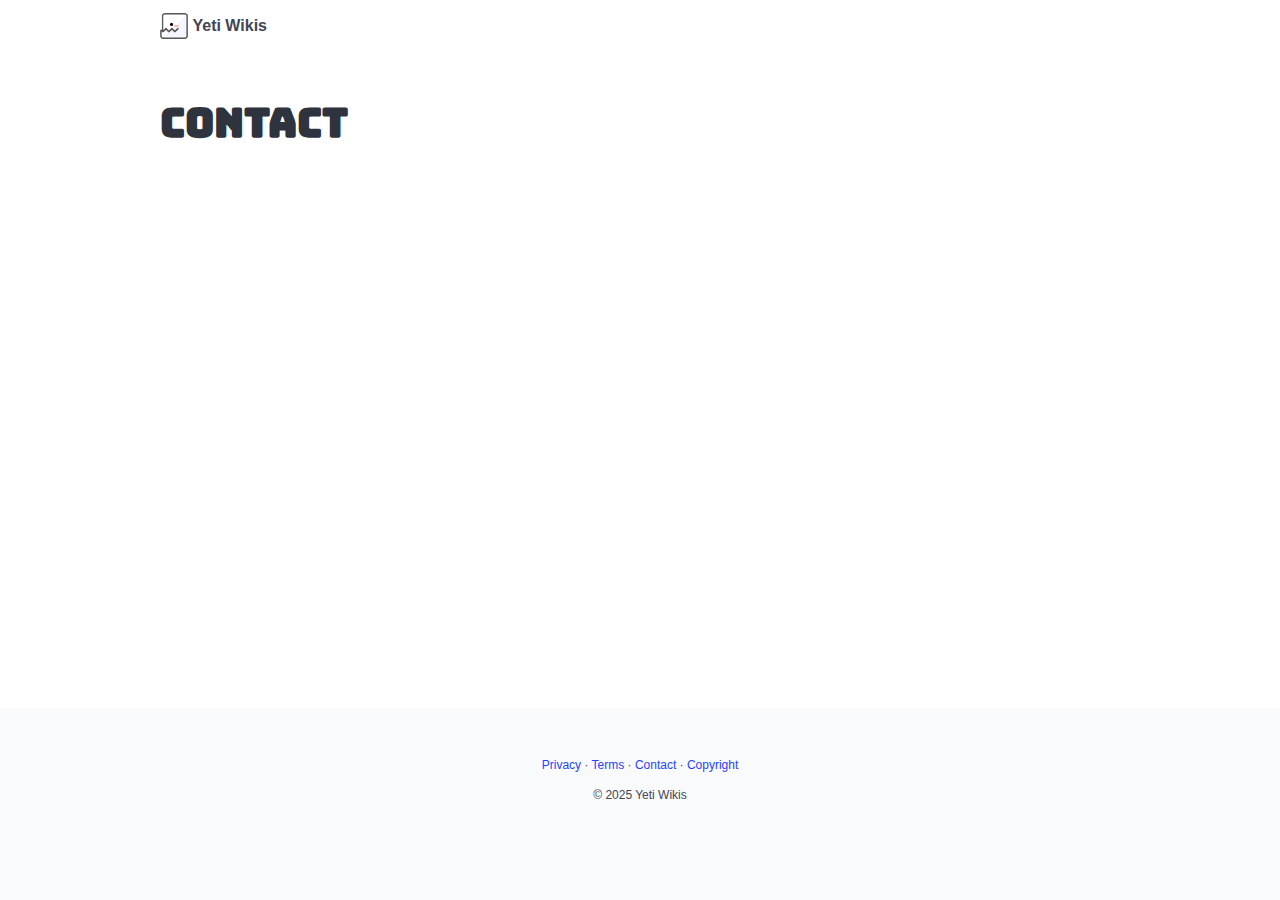
<file: contact/index.html>
<!DOCTYPE html>
<html lang="en">

<head>
  <title>Contact - Yeti Wikis</title>
  <meta name="viewport" content="width=device-width, initial-scale=1" />
  <link rel="apple-touch-icon" sizes="180x180" href="../static/apple-touch-icon.png">
  <link rel="icon" type="image/png" sizes="32x32" href="../static/favicon-32x32.png">
  <link rel="icon" type="image/png" sizes="16x16" href="../static/favicon-16x16.png">
  <link href="../static/bulma.min.css" rel="stylesheet" type="text/css" />
  <link href="../static/base.css" rel="stylesheet" type="text/css" />
  <link href="https://fonts.googleapis.com/css?family=Bungee:400" rel="stylesheet">
</head>

<body>
  <nav class="navbar" role="navigation" aria-label="main navigation">
    <div class="container is-max-desktop">
      <div class="navbar-brand">
        <a class="navbar-item" href="/">
          <img src="../static/icon-medium.png" alt="Yeti Wikis" width="28" height="28" />
          <strong>&nbsp;Yeti Wikis</strong>
        </a>
      </div>
    </div>
  </nav>

  <div id="content">
    <section class="section">
      <div class="container is-max-desktop">
        <h1 class="title is-2">Contact</h1>
        <div class="content">
          <iframe data-tally-src="https://tally.so/embed/rjK7Kv?alignLeft=1&hideTitle=1&dynamicHeight=1" loading="lazy" width="100%" height="411" frameborder="0" marginheight="0" marginwidth="0" title="Contact"></iframe><script>var d=document,w="https://tally.so/widgets/embed.js",v=function(){"undefined"!=typeof Tally?Tally.loadEmbeds():d.querySelectorAll("iframe[data-tally-src]:not([src])").forEach((function(e){e.src=e.dataset.tallySrc}))};if("undefined"!=typeof Tally)v();else if(d.querySelector('script[src="'+w+'"]')==null){var s=d.createElement("script");s.src=w,s.onload=v,s.onerror=v,d.body.appendChild(s);}</script>
        </div>
      </div>
    </section>
  </div>

  <footer class="footer">
    <div class="content has-text-centered is-size-7">
      <p>
        <a href="/privacy">Privacy</a> &middot;
        <a href="/terms">Terms</a> &middot;
        <a href="/contact">Contact</a> &middot;
        <a href="/copyright">Copyright</a>
      </p>
      <p class="is-size-7">
        &copy; 2025 Yeti Wikis
      </p>
    </div>
  </footer>
</body>
</html>
</file>
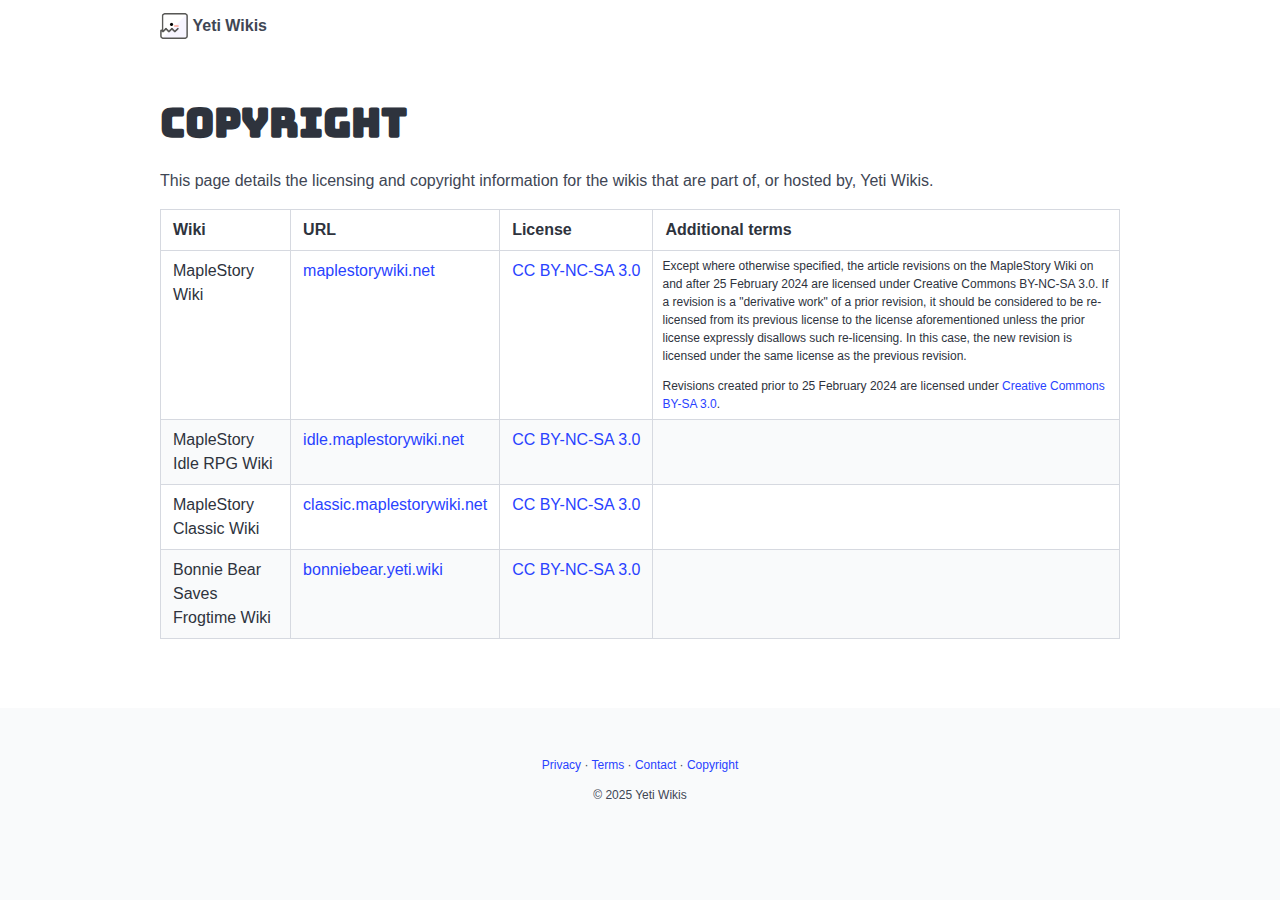
<file: copyright/index.html>
<!DOCTYPE html>
<html lang="en">

<head>
  <title>Copyright - Yeti Wikis</title>
  <meta name="viewport" content="width=device-width, initial-scale=1" />
  <link rel="apple-touch-icon" sizes="180x180" href="../static/apple-touch-icon.png">
  <link rel="icon" type="image/png" sizes="32x32" href="../static/favicon-32x32.png">
  <link rel="icon" type="image/png" sizes="16x16" href="../static/favicon-16x16.png">
  <link href="../static/bulma.min.css" rel="stylesheet" type="text/css" />
  <link href="../static/base.css" rel="stylesheet" type="text/css" />
  <link href="https://fonts.googleapis.com/css?family=Bungee:400" rel="stylesheet">
</head>

<body>
  <nav class="navbar" role="navigation" aria-label="main navigation">
    <div class="container is-max-desktop">
      <div class="navbar-brand">
        <a class="navbar-item" href="/">
          <img src="../static/icon-medium.png" alt="Yeti Wikis" width="28" height="28" />
          <strong>&nbsp;Yeti Wikis</strong>
        </a>
      </div>
    </div>
  </nav>

  <div id="content">
    <section class="section">
      <div class="container is-max-desktop">
        <h1 class="title is-2">Copyright</h1>
        <div class="content">
          <p>This page details the licensing and copyright information for the wikis that are part of, or hosted by, Yeti Wikis.</p>
          <div class="table-container">
            <table class="table is-bordered is-striped is-fullwidth">
              <thead>
                <tr>
                  <th>Wiki</th>
                  <th>URL</th>
                  <th style="white-space: nowrap;">License</th>
                  <th>Additional terms</th>
                </tr>
              </thead>
              <tbody>
                <tr>
                  <td>MapleStory Wiki</td>
                  <td><a href="https://maplestorywiki.net">maplestorywiki.net</a></td>
                  <td style="white-space: nowrap;"><a href="https://creativecommons.org/licenses/by-nc-sa/3.0/">CC BY-NC-SA 3.0</a></td>
                  <td class="is-size-7">
                    <p>Except where otherwise specified, the article revisions on the MapleStory Wiki on and after 25 February 2024 are licensed under Creative Commons BY-NC-SA 3.0. If a revision is a "derivative work" of a prior revision, it should be considered to be re-licensed from its previous license to the license aforementioned unless the prior license expressly disallows such re-licensing. In this case, the new revision is licensed under the same license as the previous revision.</p>
                    <p>Revisions created prior to 25 February 2024 are licensed under <a href="https://creativecommons.org/licenses/by-sa/3.0/">Creative Commons BY-SA 3.0</a>.</p>
                  </td>
                </tr>
                <tr>
                  <td>MapleStory Idle RPG Wiki</td>
                  <td><a href="https://idle.maplestorywiki.net">idle.maplestorywiki.net</a></td>
                  <td style="white-space: nowrap;"><a href="https://creativecommons.org/licenses/by-nc-sa/3.0/">CC BY-NC-SA 3.0</a></td>
                  <td></td>
                </tr>
                <tr>
                  <td>MapleStory Classic Wiki</td>
                  <td><a href="https://classic.maplestorywiki.net">classic.maplestorywiki.net</a></td>
                  <td style="white-space: nowrap;"><a href="https://creativecommons.org/licenses/by-nc-sa/3.0/">CC BY-NC-SA 3.0</a></td>
                  <td></td>
                </tr>
                <tr>
                  <td>Bonnie Bear Saves Frogtime Wiki</td>
                  <td><a href="https://bonniebear.yeti.wiki">bonniebear.yeti.wiki</a></td>
                  <td style="white-space: nowrap;"><a href="https://creativecommons.org/licenses/by-nc-sa/3.0/">CC BY-NC-SA 3.0</a></td>
                  <td></td>
                </tr>
              </tbody>
            </table>
          </div>
        </div>
      </div>
    </section>
  </div>

  <footer class="footer">
    <div class="content has-text-centered is-size-7">
      <p>
        <a href="/privacy">Privacy</a> &middot;
        <a href="/terms">Terms</a> &middot;
        <a href="/contact">Contact</a> &middot;
        <a href="/copyright">Copyright</a>
      </p>
      <p class="is-size-7">
        &copy; 2025 Yeti Wikis
      </p>
    </div>
  </footer>
</body>
</html>
</file>
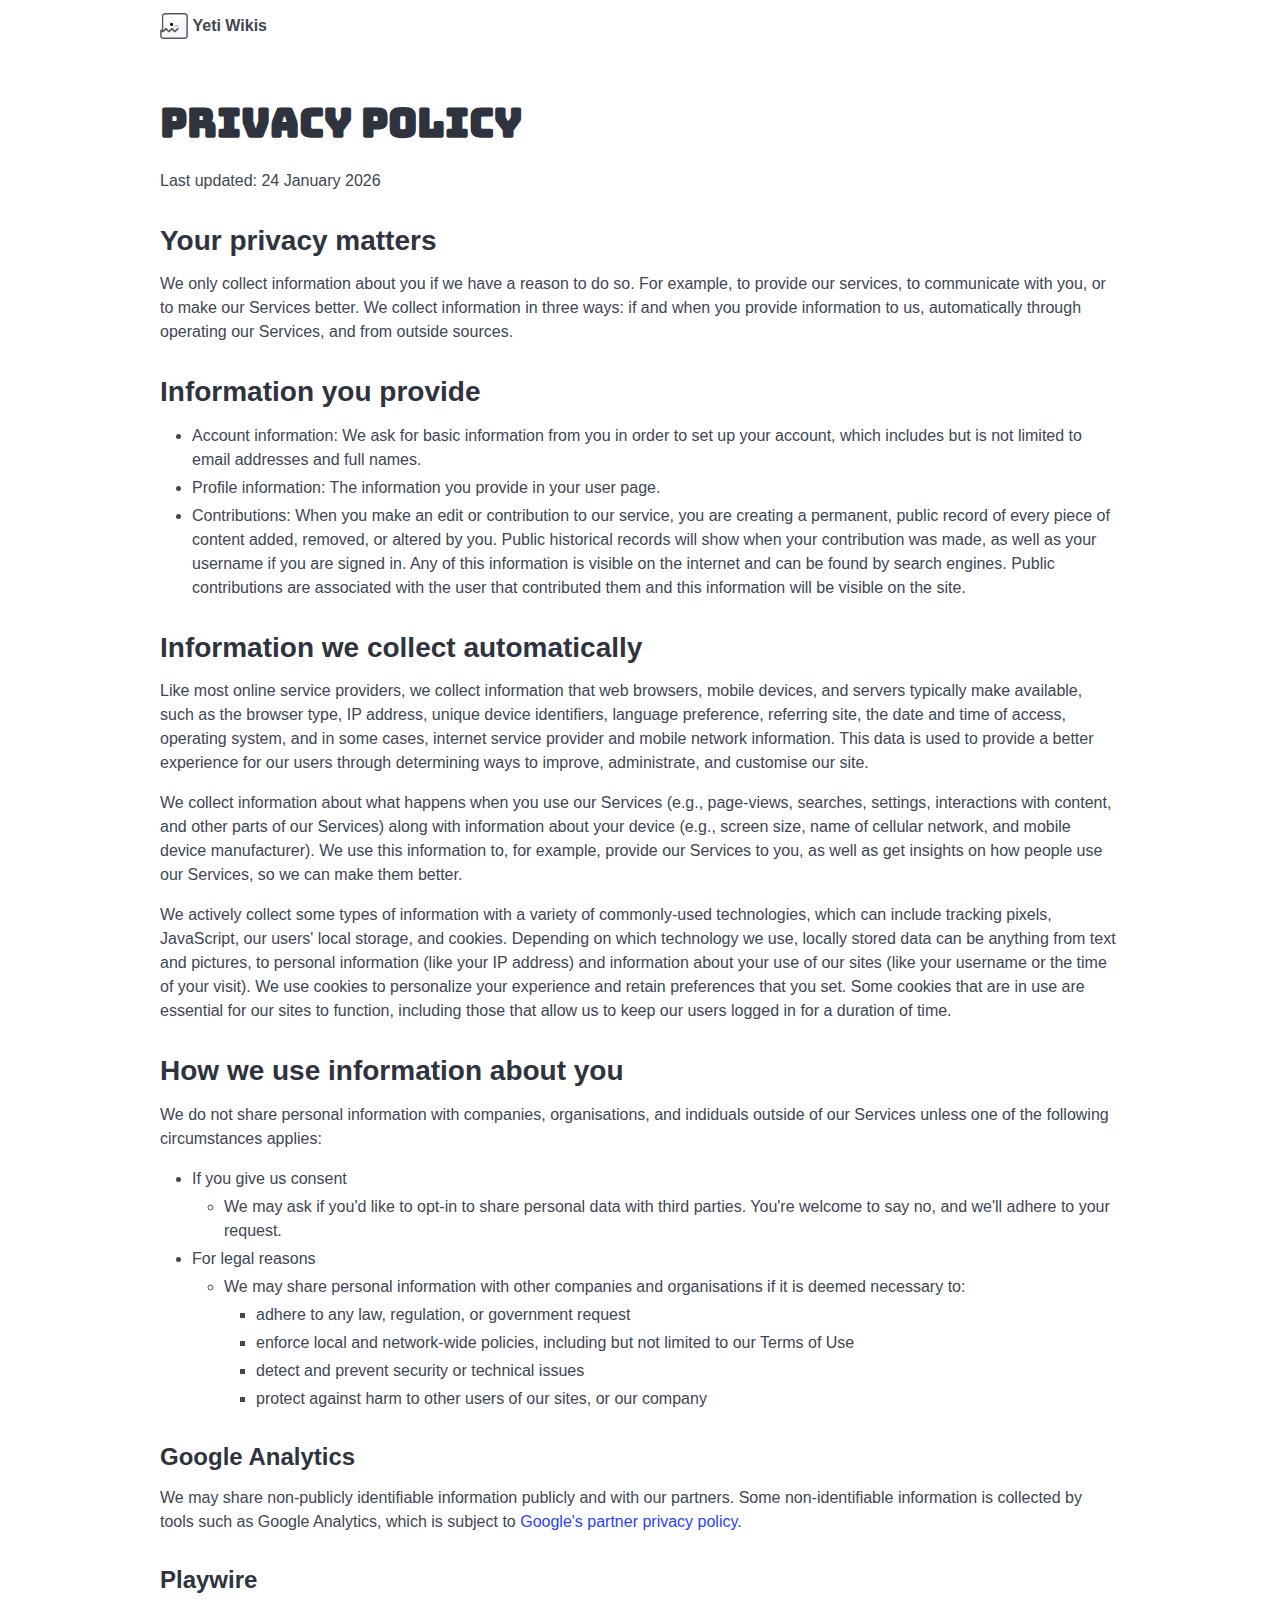
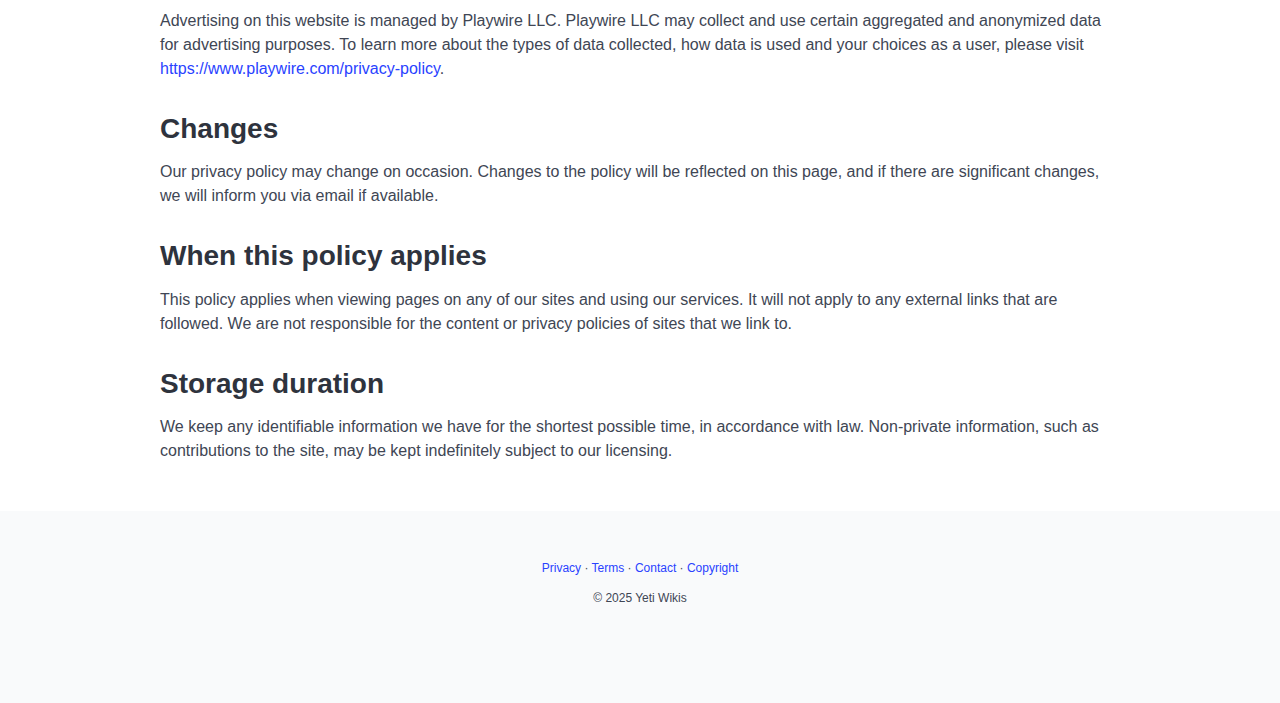
<file: privacy/index.html>
<!DOCTYPE html>
<html lang="en">

<head>
  <title>Privacy Policy - Yeti Wikis</title>
  <meta name="viewport" content="width=device-width, initial-scale=1" />
  <link rel="apple-touch-icon" sizes="180x180" href="../static/apple-touch-icon.png">
  <link rel="icon" type="image/png" sizes="32x32" href="../static/favicon-32x32.png">
  <link rel="icon" type="image/png" sizes="16x16" href="../static/favicon-16x16.png">
  <link href="../static/bulma.min.css" rel="stylesheet" type="text/css" />
  <link href="../static/base.css" rel="stylesheet" type="text/css" />
  <link href="https://fonts.googleapis.com/css?family=Bungee:400" rel="stylesheet">
</head>

<body>
  <nav class="navbar" role="navigation" aria-label="main navigation">
    <div class="container is-max-desktop">
      <div class="navbar-brand">
        <a class="navbar-item" href="/">
          <img src="../static/icon-medium.png" alt="Yeti Wikis" width="28" height="28" />
          <strong>&nbsp;Yeti Wikis</strong>
        </a>
      </div>
    </div>
  </nav>

  <div id="content">
    <section class="section">
      <div class="container is-max-desktop">
        <h1 class="title is-2">Privacy Policy</h1>
        <div class="content">
          <p>Last updated: 24 January 2026</p>

          <h2>Your privacy matters</h2>
          <p>We only collect information about you if we have a reason to do so. For example, to provide our services, to communicate with you, or to make our Services better. We collect information in three ways: if and when you provide information to us, automatically through operating our Services, and from outside sources.</p>

          <h2>Information you provide</h2>
          <ul>
            <li>Account information: We ask for basic information from you in order to set up your account, which includes but is not limited to email addresses and full names.</li>
            <li>Profile information: The information you provide in your user page.</li>
            <li>Contributions: When you make an edit or contribution to our service, you are creating a permanent, public record of every piece of content added, removed, or altered by you. Public historical records will show when your contribution was made, as well as your username if you are signed in. Any of this information is visible on the internet and can be found by search engines. Public contributions are associated with the user that contributed them and this information will be visible on the site.</li>
          </ul>

          <h2>Information we collect automatically</h2>
          <p>Like most online service providers, we collect information that web browsers, mobile devices, and servers typically make available, such as the browser type, IP address, unique device identifiers, language preference, referring site, the date and time of access, operating system, and in some cases, internet service provider and mobile network information. This data is used to provide a better experience for our users through determining ways to improve, administrate, and customise our site.</p>
          <p>We collect information about what happens when you use our Services (e.g., page-views, searches, settings, interactions with content, and other parts of our Services) along with information about your device (e.g., screen size, name of cellular network, and mobile device manufacturer). We use this information to, for example, provide our Services to you, as well as get insights on how people use our Services, so we can make them better.</p>
          <p>We actively collect some types of information with a variety of commonly-used technologies, which can include tracking pixels, JavaScript, our users' local storage, and cookies. Depending on which technology we use, locally stored data can be anything from text and pictures, to personal information (like your IP address) and information about your use of our sites (like your username or the time of your visit). We use cookies to personalize your experience and retain preferences that you set. Some cookies that are in use are essential for our sites to function, including those that allow us to keep our users logged in for a duration of time.</p>

          <h2>How we use information about you</h2>
          <p>We do not share personal information with companies, organisations, and indiduals outside of our Services unless one of the following circumstances applies:</p>
          <ul>
            <li>If you give us consent
              <ul>
                <li>We may ask if you'd like to opt-in to share personal data with third parties. You're welcome to say no, and we'll adhere to your request.</li>
              </ul>
            </li>
            <li>For legal reasons
              <ul>
                <li>We may share personal information with other companies and organisations if it is deemed necessary to:
                  <ul>
                    <li>adhere to any law, regulation, or government request</li>
                    <li>enforce local and network-wide policies, including but not limited to our Terms of Use</li>
                    <li>detect and prevent security or technical issues</li>
                    <li>protect against harm to other users of our sites, or our company</li>
                  </ul>
                </li>
              </ul>
            </li>
          </ul>

          <h3>Google Analytics</h3>
          <p>We may share non-publicly identifiable information publicly and with our partners. Some non-identifiable information is collected by tools such as Google Analytics, which is subject to <a href="https://google.com/policies/privacy/partners/">Google's partner privacy policy</a>.</p>

          <h3>Playwire</h3>
          <p>Advertising on this website is managed by Playwire LLC. Playwire LLC may collect and use certain aggregated and anonymized data for advertising purposes. To learn more about the types of data collected, how data is used and your choices as a user, please visit <a href="https://www.playwire.com/privacy-policy">https://www.playwire.com/privacy-policy</a>.</p>

          <h2>Changes</h2>
          <p>Our privacy policy may change on occasion. Changes to the policy will be reflected on this page, and if there are significant changes, we will inform you via email if available.</p>

          <h2>When this policy applies</h2>
          <p>This policy applies when viewing pages on any of our sites and using our services. It will not apply to any external links that are followed. We are not responsible for the content or privacy policies of sites that we link to.</p>

          <h2>Storage duration</h2>
          <p>We keep any identifiable information we have for the shortest possible time, in accordance with law. Non-private information, such as contributions to the site, may be kept indefinitely subject to our licensing.</p>
        </div>
      </div>
    </section>
  </div>

  <footer class="footer">
    <div class="content has-text-centered is-size-7">
      <p>
        <a href="/privacy">Privacy</a> &middot;
        <a href="/terms">Terms</a> &middot;
        <a href="/contact">Contact</a> &middot;
        <a href="/copyright">Copyright</a>
      </p>
      <p class="is-size-7">
        &copy; 2025 Yeti Wikis
      </p>
    </div>
  </footer>
</body>
</html>
</file>
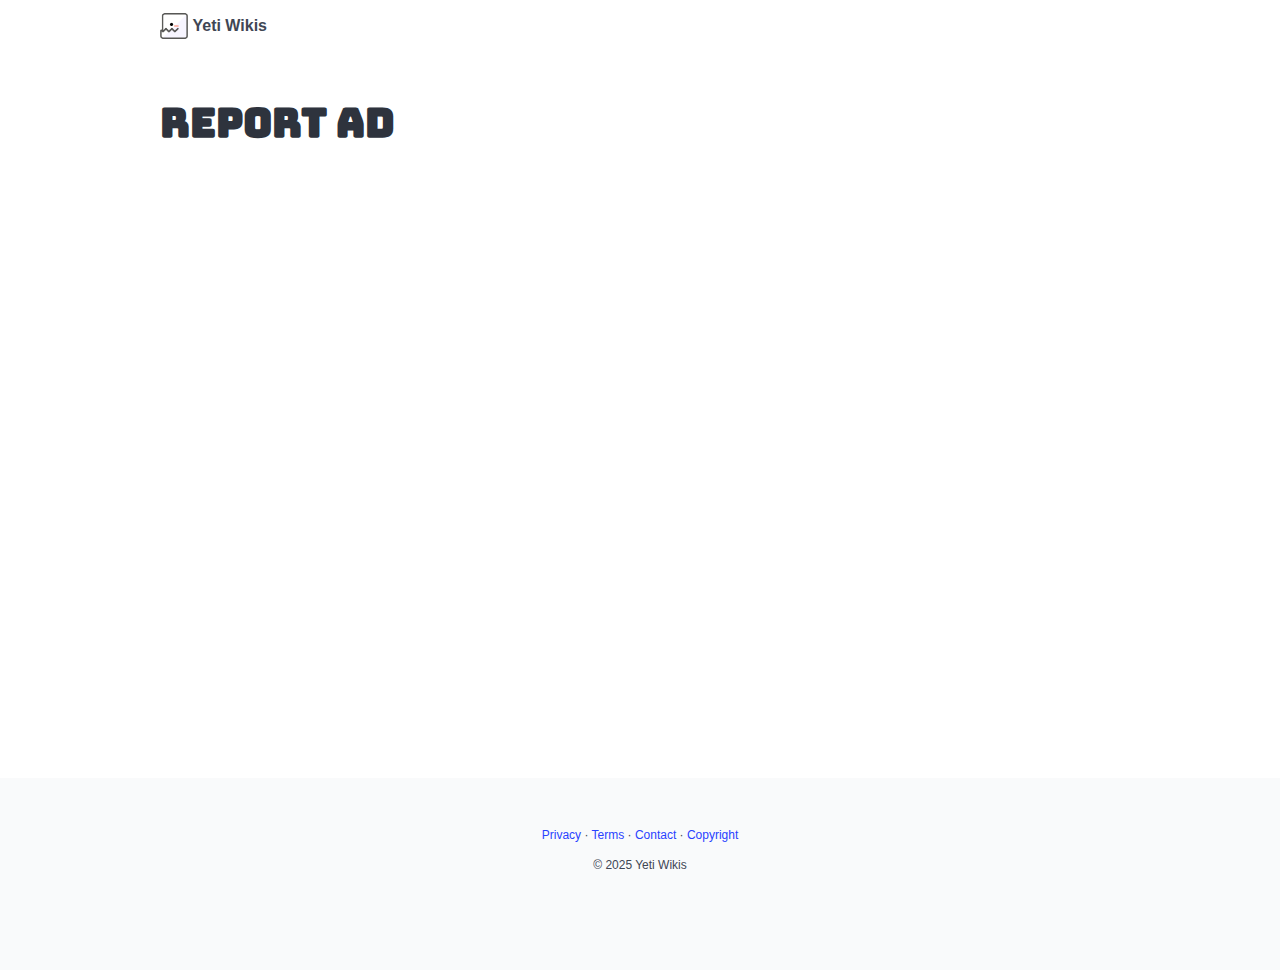
<file: report-ad/index.html>
<!DOCTYPE html>
<html lang="en">

<head>
  <title>Report Ad - Yeti Wikis</title>
  <meta name="viewport" content="width=device-width, initial-scale=1" />
  <link rel="apple-touch-icon" sizes="180x180" href="../static/apple-touch-icon.png">
  <link rel="icon" type="image/png" sizes="32x32" href="../static/favicon-32x32.png">
  <link rel="icon" type="image/png" sizes="16x16" href="../static/favicon-16x16.png">
  <link href="../static/bulma.min.css" rel="stylesheet" type="text/css" />
  <link href="../static/base.css" rel="stylesheet" type="text/css" />
  <link href="https://fonts.googleapis.com/css?family=Bungee:400" rel="stylesheet">
</head>

<body>
  <nav class="navbar" role="navigation" aria-label="main navigation">
    <div class="container is-max-desktop">
      <div class="navbar-brand">
        <a class="navbar-item" href="/">
          <img src="../static/icon-medium.png" alt="Yeti Wikis" width="28" height="28" />
          <strong>&nbsp;Yeti Wikis</strong>
        </a>
      </div>
    </div>
  </nav>

  <div id="content">
    <section class="section">
      <div class="container is-max-desktop">
        <h1 class="title is-2">Report Ad</h1>
        <div class="content">
          <iframe data-tally-src="https://tally.so/embed/q4bOL5?alignLeft=1&hideTitle=1&dynamicHeight=1" loading="lazy" width="100%" height="554" frameborder="0" marginheight="0" marginwidth="0" title="Report ad"></iframe><script>var d=document,w="https://tally.so/widgets/embed.js",v=function(){"undefined"!=typeof Tally?Tally.loadEmbeds():d.querySelectorAll("iframe[data-tally-src]:not([src])").forEach((function(e){e.src=e.dataset.tallySrc}))};if("undefined"!=typeof Tally)v();else if(d.querySelector('script[src="'+w+'"]')==null){var s=d.createElement("script");s.src=w,s.onload=v,s.onerror=v,d.body.appendChild(s);}</script>
        </div>
      </div>
    </section>
  </div>

  <footer class="footer">
    <div class="content has-text-centered is-size-7">
      <p>
        <a href="/privacy">Privacy</a> &middot;
        <a href="/terms">Terms</a> &middot;
        <a href="/contact">Contact</a> &middot;
        <a href="/copyright">Copyright</a>
      </p>
      <p class="is-size-7">
        &copy; 2025 Yeti Wikis
      </p>
    </div>
  </footer>
</body>
</html>
</file>
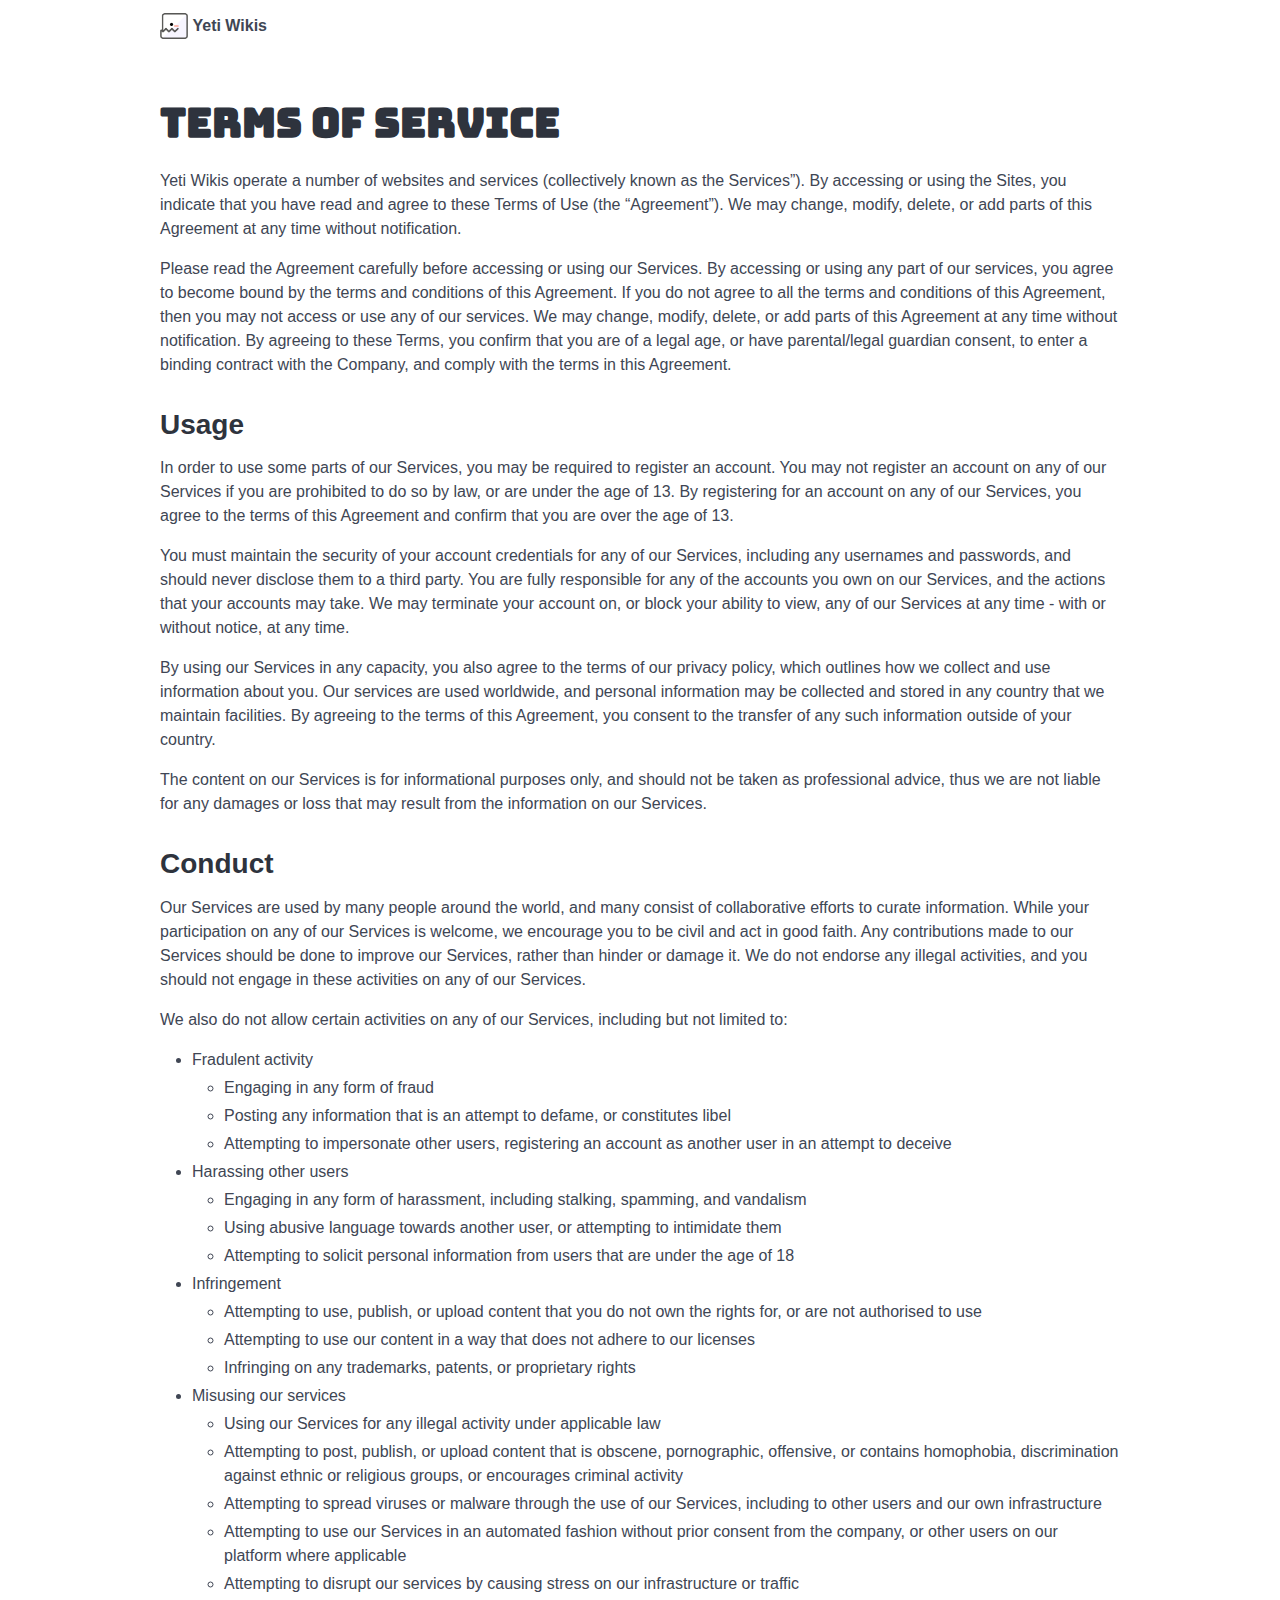
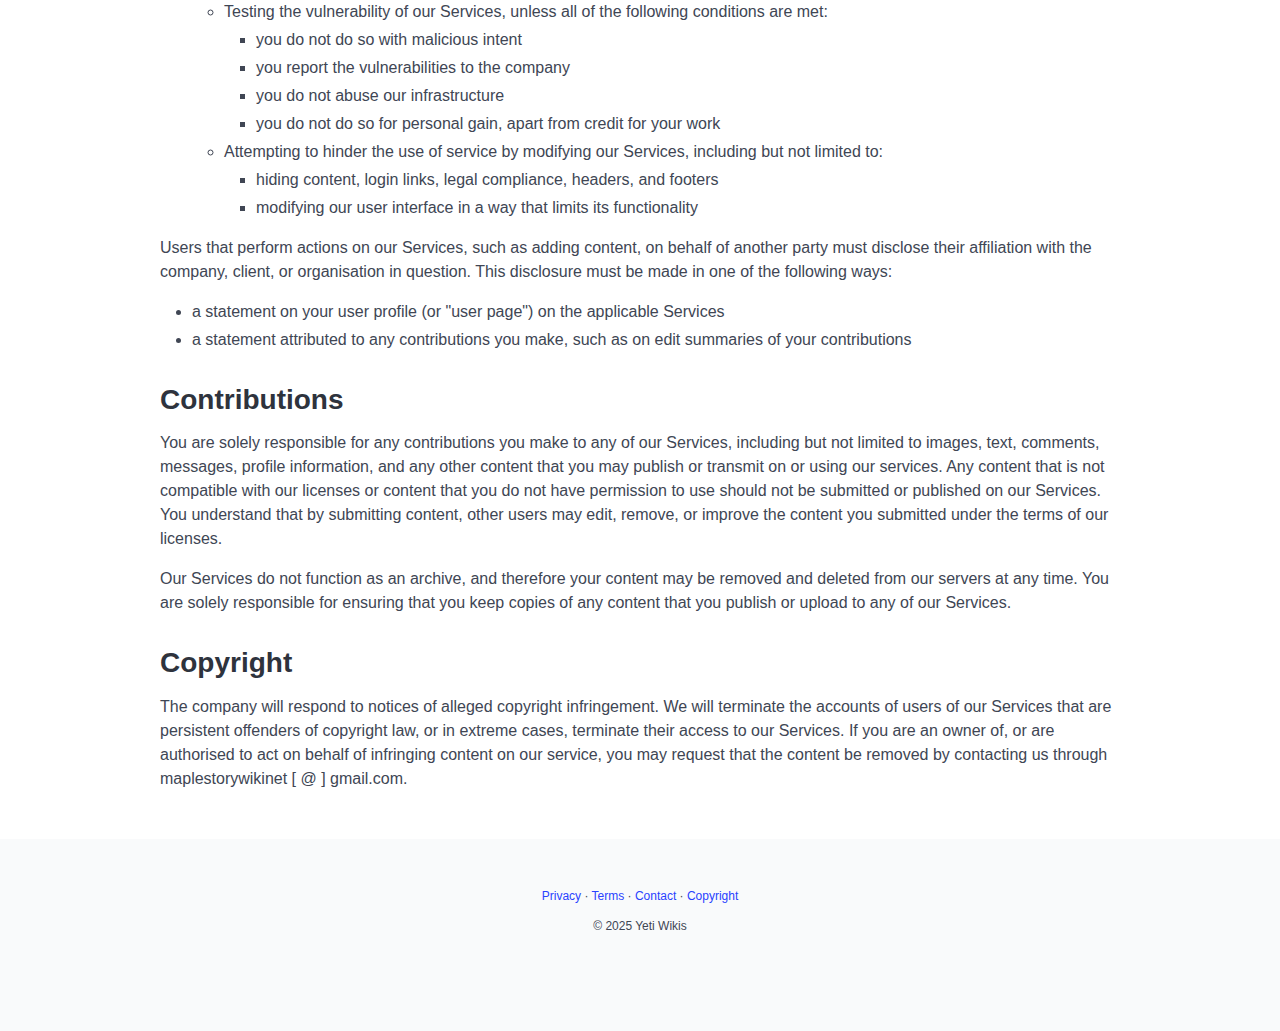
<file: terms/index.html>
<!DOCTYPE html>
<html lang="en">

<head>
  <title>Terms of Service - Yeti Wikis</title>
  <meta name="viewport" content="width=device-width, initial-scale=1" />
  <link rel="apple-touch-icon" sizes="180x180" href="../static/apple-touch-icon.png">
  <link rel="icon" type="image/png" sizes="32x32" href="../static/favicon-32x32.png">
  <link rel="icon" type="image/png" sizes="16x16" href="../static/favicon-16x16.png">
  <link href="../static/bulma.min.css" rel="stylesheet" type="text/css" />
  <link href="../static/base.css" rel="stylesheet" type="text/css" />
  <link href="https://fonts.googleapis.com/css?family=Bungee:400" rel="stylesheet">
</head>

<body>
  <nav class="navbar" role="navigation" aria-label="main navigation">
    <div class="container is-max-desktop">
      <div class="navbar-brand">
        <a class="navbar-item" href="/">
          <img src="../static/icon-medium.png" alt="Yeti Wikis" width="28" height="28" />
          <strong>&nbsp;Yeti Wikis</strong>
        </a>
      </div>
    </div>
  </nav>

  <div id="content">
    <section class="section">
      <div class="container is-max-desktop">
        <h1 class="title is-2">Terms of Service</h1>
        <div class="content">
          <p>Yeti Wikis operate a number of websites and services (collectively known as the Services”). By accessing or using the Sites, you indicate that you have read and agree to these Terms of Use (the “Agreement”). We may change, modify, delete, or add parts of this Agreement at any time without notification.</p>
          <p>Please read the Agreement carefully before accessing or using our Services. By accessing or using any part of our services, you agree to become bound by the terms and conditions of this Agreement. If you do not agree to all the terms and conditions of this Agreement, then you may not access or use any of our services. We may change, modify, delete, or add parts of this Agreement at any time without notification. By agreeing to these Terms, you confirm that you are of a legal age, or have parental/legal guardian consent, to enter a binding contract with the Company, and comply with the terms in this Agreement.</p>

          <h2>Usage</h2>
          <p>In order to use some parts of our Services, you may be required to register an account. You may not register an account on any of our Services if you are prohibited to do so by law, or are under the age of 13. By registering for an account on any of our Services, you agree to the terms of this Agreement and confirm that you are over the age of 13.</p>
          <p>You must maintain the security of your account credentials for any of our Services, including any usernames and passwords, and should never disclose them to a third party. You are fully responsible for any of the accounts you own on our Services, and the actions that your accounts may take. We may terminate your account on, or block your ability to view, any of our Services at any time - with or without notice, at any time.</p>
          <p>By using our Services in any capacity, you also agree to the terms of our privacy policy, which outlines how we collect and use information about you. Our services are used worldwide, and personal information may be collected and stored in any country that we maintain facilities. By agreeing to the terms of this Agreement, you consent to the transfer of any such information outside of your country.</p>
          <p>The content on our Services is for informational purposes only, and should not be taken as professional advice, thus we are not liable for any damages or loss that may result from the information on our Services.</p>

          <h2>Conduct</h2>
          <p>Our Services are used by many people around the world, and many consist of collaborative efforts to curate information. While your participation on any of our Services is welcome, we encourage you to be civil and act in good faith. Any contributions made to our Services should be done to improve our Services, rather than hinder or damage it. We do not endorse any illegal activities, and you should not engage in these activities on any of our Services.</p>
          <p>We also do not allow certain activities on any of our Services, including but not limited to:</p>
          <ul>
            <li>Fradulent activity
              <ul>
                <li>Engaging in any form of fraud</li>
                <li>Posting any information that is an attempt to defame, or constitutes libel</li>
                <li>Attempting to impersonate other users, registering an account as another user in an attempt to deceive</li>
              </ul>
            </li>
            <li>Harassing other users
              <ul>
                <li>Engaging in any form of harassment, including stalking, spamming, and vandalism</li>
                <li>Using abusive language towards another user, or attempting to intimidate them</li>
                <li>Attempting to solicit personal information from users that are under the age of 18</li>
              </ul>
            </li>
            <li>Infringement
              <ul>
                <li>Attempting to use, publish, or upload content that you do not own the rights for, or are not authorised to use</li>
                <li>Attempting to use our content in a way that does not adhere to our licenses</li>
                <li>Infringing on any trademarks, patents, or proprietary rights</li>
              </ul>
            </li>
            <li>Misusing our services
              <ul>
                <li>Using our Services for any illegal activity under applicable law</li>
                <li>Attempting to post, publish, or upload content that is obscene, pornographic, offensive, or contains homophobia, discrimination against ethnic or religious groups, or encourages criminal activity</li>
                <li>Attempting to spread viruses or malware through the use of our Services, including to other users and our own infrastructure</li>
                <li>Attempting to use our Services in an automated fashion without prior consent from the company, or other users on our platform where applicable</li>
                <li>Attempting to disrupt our services by causing stress on our infrastructure or traffic</li>
                <li>Testing the vulnerability of our Services, unless all of the following conditions are met:
                  <ul>
                    <li>you do not do so with malicious intent</li>
                    <li>you report the vulnerabilities to the company</li>
                    <li>you do not abuse our infrastructure</li>
                    <li>you do not do so for personal gain, apart from credit for your work</li>
                  </ul>
                </li>
                <li>Attempting to hinder the use of service by modifying our Services, including but not limited to:
                  <ul>
                    <li>hiding content, login links, legal compliance, headers, and footers</li>
                    <li>modifying our user interface in a way that limits its functionality</li>
                  </ul>
                </li>
              </ul>
            </li>
          </ul>
          <p>Users that perform actions on our Services, such as adding content, on behalf of another party must disclose their affiliation with the company, client, or organisation in question. This disclosure must be made in one of the following ways:</p>
          <ul>
            <li>a statement on your user profile (or "user page") on the applicable Services</li>
            <li>a statement attributed to any contributions you make, such as on edit summaries of your contributions</li>
          </ul>

          <h2>Contributions</h2>
          <p>You are solely responsible for any contributions you make to any of our Services, including but not limited to images, text, comments, messages, profile information, and any other content that you may publish or transmit on or using our services. Any content that is not compatible with our licenses or content that you do not have permission to use should not be submitted or published on our Services. You understand that by submitting content, other users may edit, remove, or improve the content you submitted under the terms of our licenses.</p>
          <p>Our Services do not function as an archive, and therefore your content may be removed and deleted from our servers at any time. You are solely responsible for ensuring that you keep copies of any content that you publish or upload to any of our Services.</p>

          <h2>Copyright</h2>
          <p>The company will respond to notices of alleged copyright infringement. We will terminate the accounts of users of our Services that are persistent offenders of copyright law, or in extreme cases, terminate their access to our Services. If you are an owner of, or are authorised to act on behalf of infringing content on our service, you may request that the content be removed by contacting us through maplestorywikinet [ @ ] gmail.com.</p>
        </div>
      </div>
    </section>
  </div>

  <footer class="footer">
    <div class="content has-text-centered is-size-7">
      <p>
        <a href="/privacy">Privacy</a> &middot;
        <a href="/terms">Terms</a> &middot;
        <a href="/contact">Contact</a> &middot;
        <a href="/copyright">Copyright</a>
      </p>
      <p class="is-size-7">
        &copy; 2025 Yeti Wikis
      </p>
    </div>
  </footer>
</body>
</html>
</file>
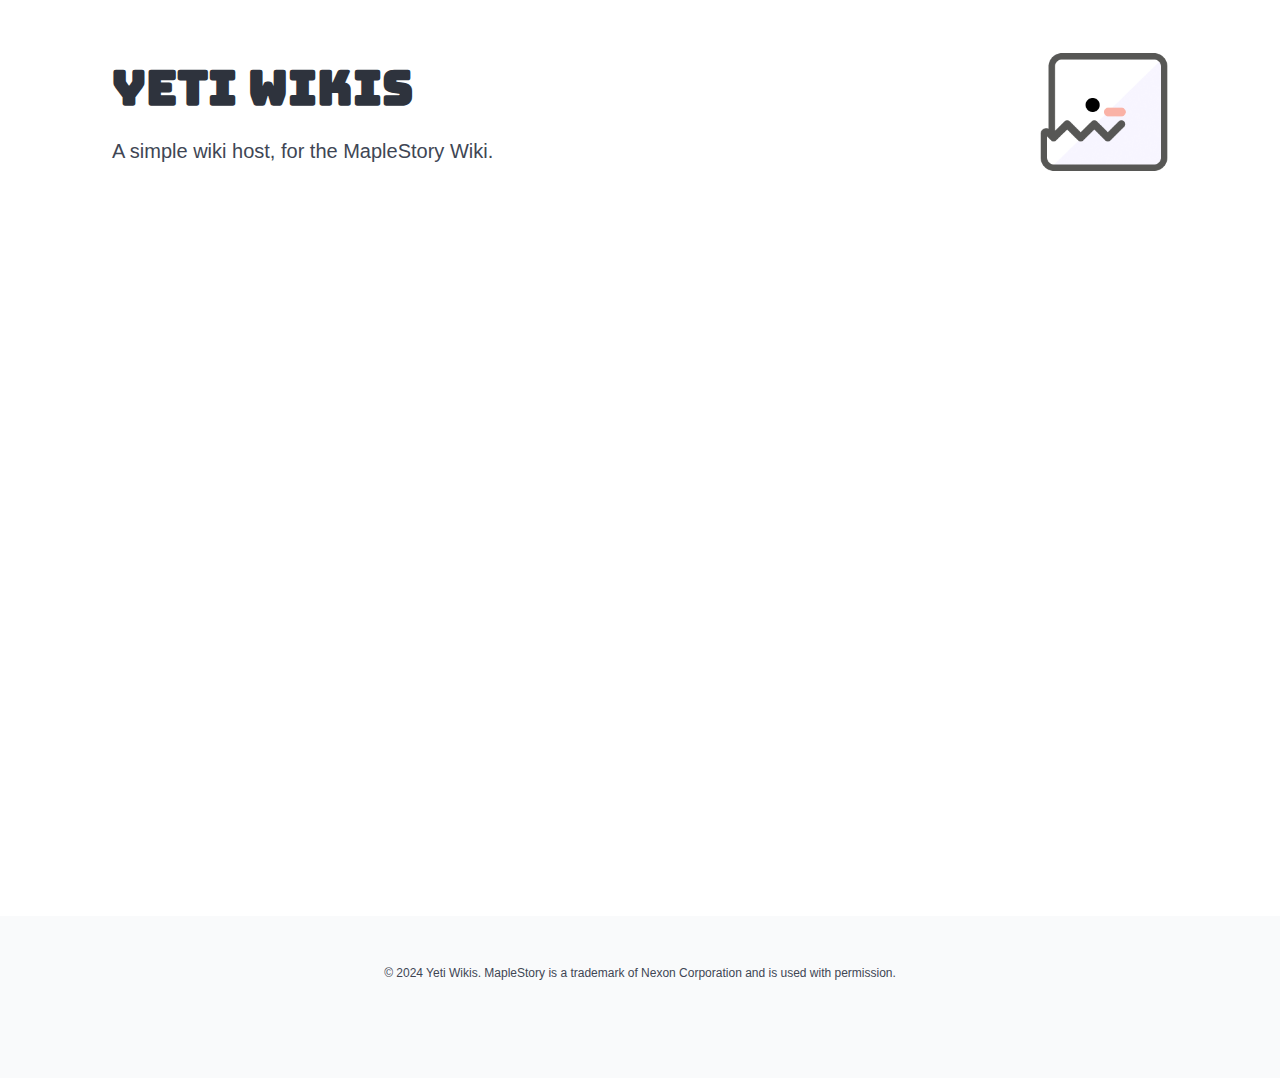
<file: contact.html>
<!DOCTYPE html>
<html lang="en">

<head>
  <title>Contact - Yeti Wikis</title>
  <meta name="viewport" content="width=device-width, initial-scale=1" />
  <link rel="apple-touch-icon" sizes="180x180" href="./static/apple-touch-icon.png">
  <link rel="icon" type="image/png" sizes="32x32" href="./static/favicon-32x32.png">
  <link rel="icon" type="image/png" sizes="16x16" href="./static/favicon-16x16.png">
  <link href="./static/bulma.min.css" rel="stylesheet" type="text/css" />
  <link href="./static/base.css" rel="stylesheet" type="text/css" />
  <link href="https://fonts.googleapis.com/css?family=Bungee:400" rel="stylesheet">
  <meta name="subject" content="Wiki hosting">
  <meta name="description" content="Yeti Wikis is a wiki hosting platform.">
  <meta name="classification" content="">
  <meta name="keywords" content="wiki, wiki hosting, yeti wikis">
  <meta name="language" content="English">
  <meta name="distribution" content="Global">
</head>

<body>
  <div id="content">
    <nav class="hero">
      <div class="container is-max-widescreen">
        <div class="level">
          <div class="level-left">
            <div class="hero-body">
              <h1 class="title is-1 is-spaced">Yeti Wikis</h1>
              <p class="subtitle is-5">A simple wiki host, for the MapleStory Wiki.</p>
            </div>
          </div>
          <div class="level-right">
            <div class="hero-body yeti-section">
              <img src="./static/icon-medium.png" alt="Yeti Wikis logo" class="yeti" />
            </div>
          </div>
        </div>
      </div>
    </nav>

    <section class="section" style="background:#FFF">
      <div class="container is-max-widescreen">
        <iframe data-tally-src="https://tally.so/embed/wbLgD6?alignLeft=1&dynamicHeight=1" loading="lazy" width="100%" height="589" frameborder="0" marginheight="0" marginwidth="0" title="Contact us"></iframe><script>var d=document,w="https://tally.so/widgets/embed.js",v=function(){"undefined"!=typeof Tally?Tally.loadEmbeds():d.querySelectorAll("iframe[data-tally-src]:not([src])").forEach((function(e){e.src=e.dataset.tallySrc}))};if("undefined"!=typeof Tally)v();else if(d.querySelector('script[src="'+w+'"]')==null){var s=d.createElement("script");s.src=w,s.onload=v,s.onerror=v,d.body.appendChild(s);}</script>
      </div>
    </section>
  </div>

  <footer class="footer">
    <div class="content has-text-centered">
      <p class="is-size-7">
        &copy; 2024 Yeti Wikis. MapleStory is a trademark of Nexon Corporation and is used with
        permission.
      </p>
    </div>
  </footer>
</body>

</html>
</file>
<file: static/base.css>
:root {
  --bulma-primary-h: 200deg;
  --bulma-primary-l: 95%;
}

@media (prefers-color-scheme: dark) {
  :root {
    --bulma-primary-h: 200deg;
    --bulma-primary-l: 13%;
  }
}

.wikis {
  padding-top: 16px;
  display: flex;
  flex-wrap: wrap;
  gap: 16px;
  justify-content: center;
}

.wikis .card {
  --bulma-card-shadow: 0 0.1em 0.1em -0.125em hsla(0deg,0%,100%,0.1),0 0px 0 1px hsla(0deg,0%,100%,0.02);
  width: 140px;
  height: 140px;
  display: flex;
  flex-direction: column;
  align-items: center;
  justify-content: center;
  margin-bottom: 0;
  padding: 0;
}

.card-image, .card > span {
  width: 124px;
  padding: 8px;
  text-align: center;
}

body {
  display: flex;
  min-height: 100vh;
  flex-direction: column;
}

#content {
  flex: 1;
}

.title {
  font-family: 'Bungee', var(--bulma-family-primary);
}

.main {
  background: var(--bulma-primary);
  padding: 40px;
  border-radius: 16px;
}

.yeti {
  width: 128px;
}

.modal-card-body {
  background: #ededed;
  border-radius: 16px;
}

.modal-close {
  position: absolute;
  top: 16px;
  right: 16px;
  z-index: 100;
}
.modal-close::after, .modal-close::before {
  background-color: #000;
}

.modal-card-body progress {
  position: absolute;
  z-index: 0;
  top: 50%;
  left: 50%;
  width: 200px;
  transform: translate(-50%, -50%);
}

@media screen and (max-width: 768px) {
  .title {
    margin-right: 56px;
  }
  .yeti {
    width: 56px;
    position: absolute;
    top: 40px;
    right: 40px;
  }
  .wikis .card {
    width: 80px;
    height: 80px;
  }
  .card-image,
  .card > span {
    width: 80px;
    padding: 4px;
    font-size: 12px;
  }
}
</file>
